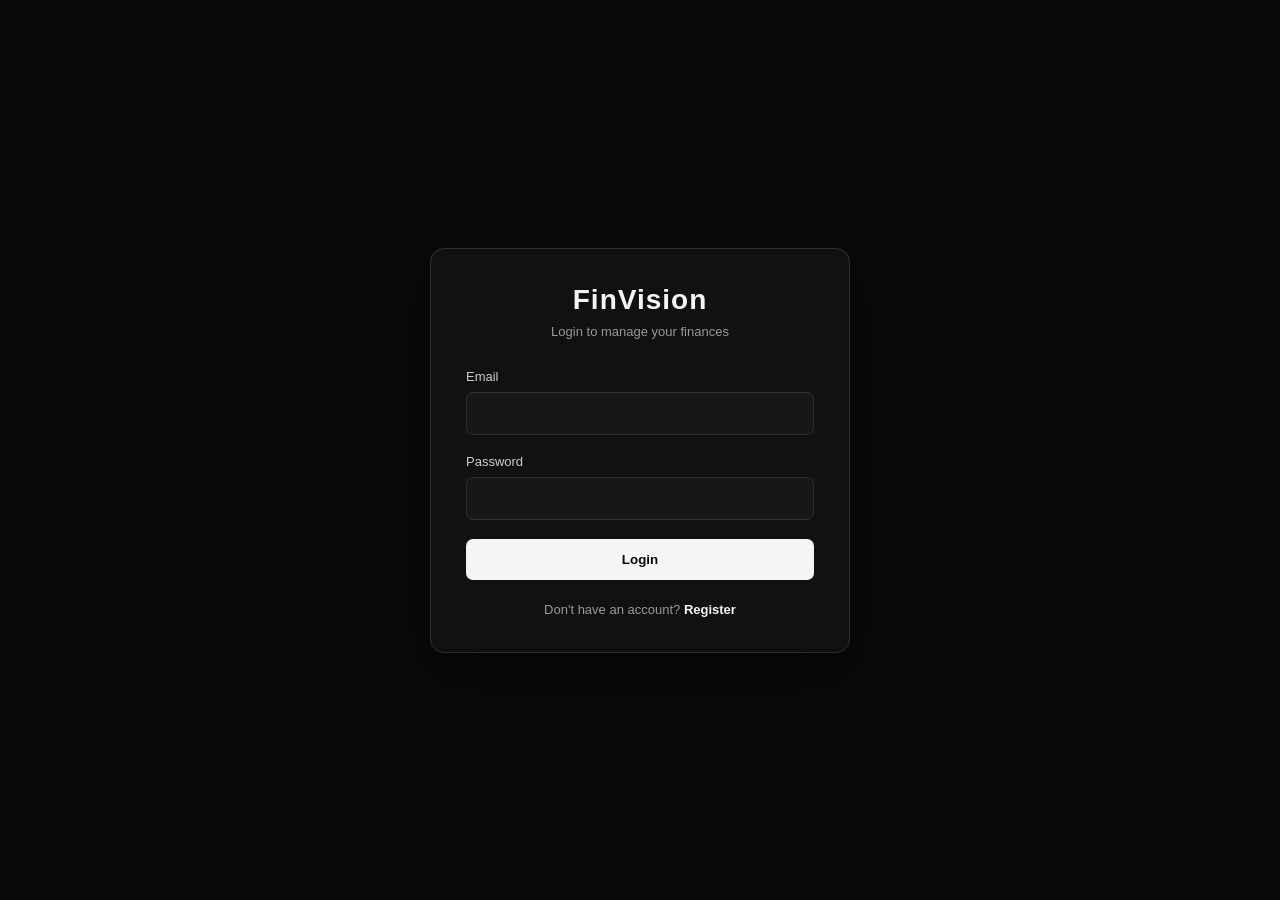
<file: frontend/budget-form.html>
<!DOCTYPE html>
<html lang="en">

<head>
    <meta charset="UTF-8">
    <meta name="viewport"
          content="width=device-width, initial-scale=1.0">

    <title>FinVision - Budget</title>

    <link rel="stylesheet" href="css/style.css">
</head>

<body>

<div class="dashboard">

    <aside class="sidebar">

        <h2>FinVision</h2>

        <nav>
            <a href="index.html">Dashboard</a>
            <a href="transactions.html">Transactions</a>
            <a href="budget.html">Budgets</a>
            <a href="reports.html">Reports</a>
            <a href="profile.html">Profile</a>
        </nav>

        <button id="logoutBtn">
            Logout
        </button>

    </aside>


    <main class="main-content">

        <header class="topbar">

            <div>
                <h1 id="formTitle">
                    Add Budget
                </h1>

                <p>
                    Set your monthly spending limit
                </p>
            </div>

        </header>


        <section class="transactions-card">

            <form id="budgetForm">

                <div class="form-group">

                    <label for="category">
                        Category
                    </label>

                    <select
                            id="category"
                            required
                    >
                        <option value="">
                            Select Category
                        </option>
                    </select>

                </div>


                <div class="form-group">

                    <label for="amount">
                        Budget Amount
                    </label>

                    <input
                            type="number"
                            id="amount"
                            min="0.01"
                            step="0.01"
                            required
                    >

                </div>


                <div class="form-group">

                    <label for="month">
                        Month
                    </label>

                    <input
                            type="month"
                            id="month"
                            required
                    >

                </div>


                <button
                        type="submit"
                        id="submitBtn"
                >
                    Save Budget
                </button>

                <button
                        type="button"
                        id="cancelBtn"
                >
                    Cancel
                </button>

                <p id="formMessage"></p>

            </form>

        </section>

    </main>

</div>

<script src="js/api.js"></script>
<script src="js/budget-form.js"></script>

</body>

</html>
</file>
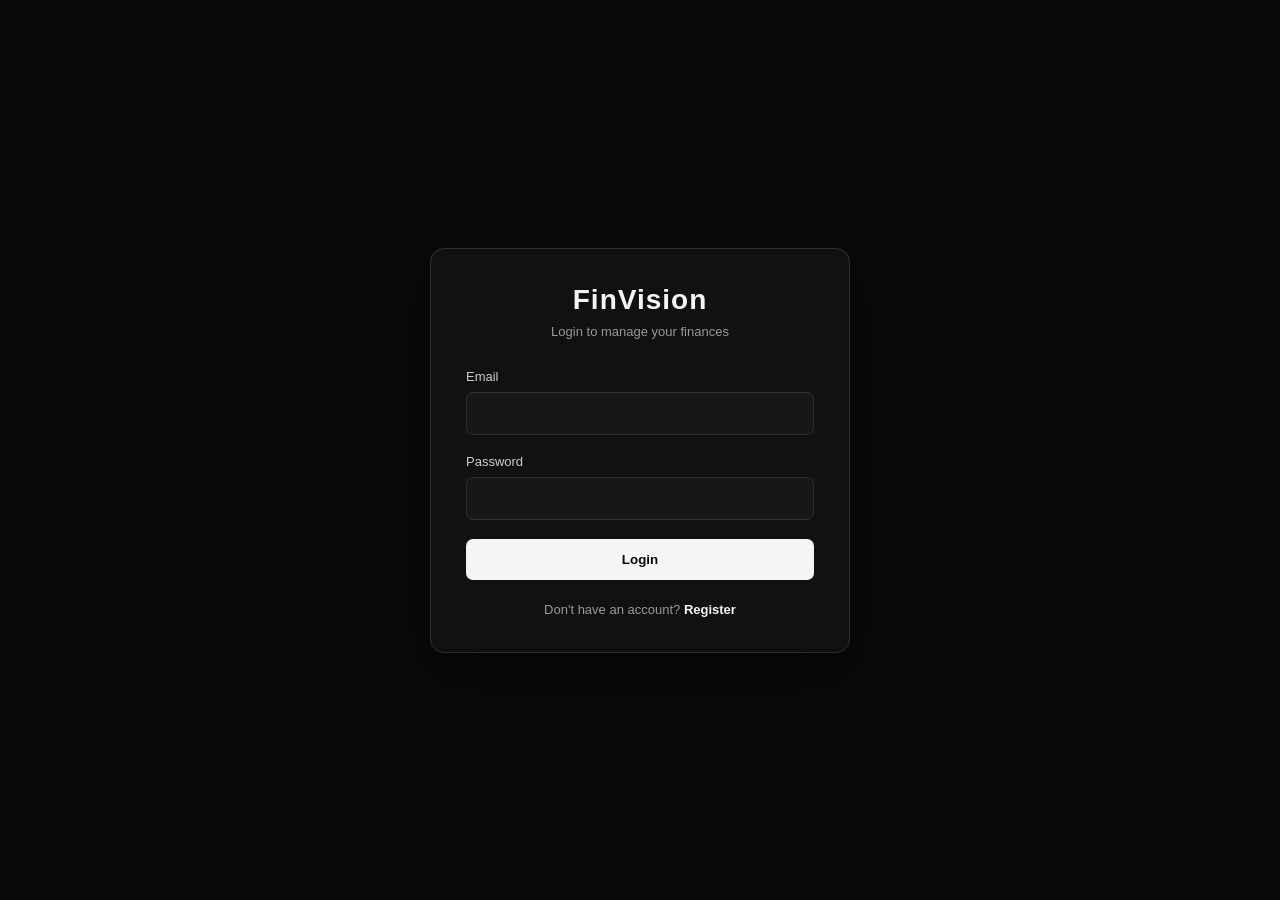
<file: frontend/budget.html>
<!DOCTYPE html>
<html lang="en">

<head>
    <meta charset="UTF-8">
    <meta name="viewport" content="width=device-width, initial-scale=1.0">

    <title>FinVision - Budgets</title>

    <link rel="stylesheet" href="css/style.css">
</head>

<body>

<div class="dashboard">

    <aside class="sidebar">

        <h2>FinVision</h2>

        <nav>
            <a href="index.html">Dashboard</a>
            <a href="transactions.html">Transactions</a>
            <a href="budget.html" class="active">Budgets</a>
            <a href="reports.html">Reports</a>
            <a href="profile.html">Profile</a>
        </nav>

        <button id="logoutBtn">
            Logout
        </button>

    </aside>


    <main class="main-content">

        <header class="topbar">

            <div>
                <h1>Budgets</h1>

                <p>
                    Track your monthly spending limits
                </p>
            </div>

            <button id="addBudgetBtn" type="button">
                Add Budget
            </button>

        </header>


        <section class="budget-grid"
                 id="budgetContainer">



        </section>


        <p id="budgetMessage"></p>

    </main>

</div>


<script src="js/api.js"></script>
<script src="js/budget.js"></script>

</body>

</html>
</file>
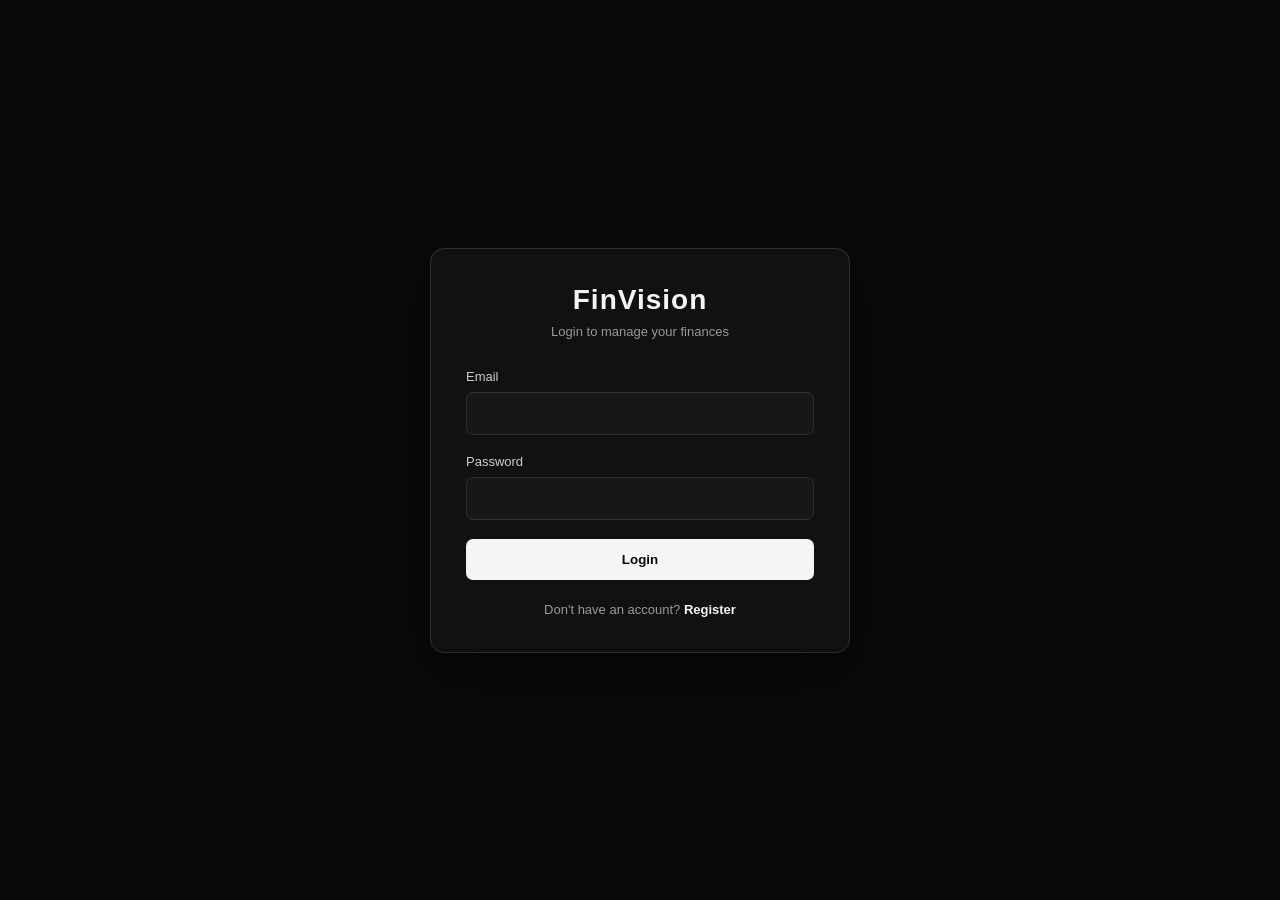
<file: frontend/login.html>
<!DOCTYPE html>
<html lang="en">

<head>
    <meta charset="UTF-8">
    <meta name="viewport" content="width=device-width, initial-scale=1.0">

    <title>FinVision - Login</title>

    <link rel="stylesheet" href="css/auth.css">
</head>

<body>

<div class="auth-container">

    <div class="auth-card">

        <h1>FinVision</h1>

        <p class="subtitle">
            Login to manage your finances
        </p>

        <form id="loginForm">

            <div class="form-group">

                <label for="email">
                    Email
                </label>

                <input
                        type="email"
                        id="email"
                        required
                >

            </div>

            <div class="form-group">

                <label for="password">
                    Password
                </label>

                <input
                        type="password"
                        id="password"
                        required
                >

            </div>

            <button type="submit">
                Login
            </button>

            <p id="errorMessage"></p>

        </form>

        <p class="switch-auth">
            Don't have an account?
            <a href="register.html">Register</a>
        </p>

    </div>

</div>

<script src="js/auth.js"></script>

</body>

</html>
</file>
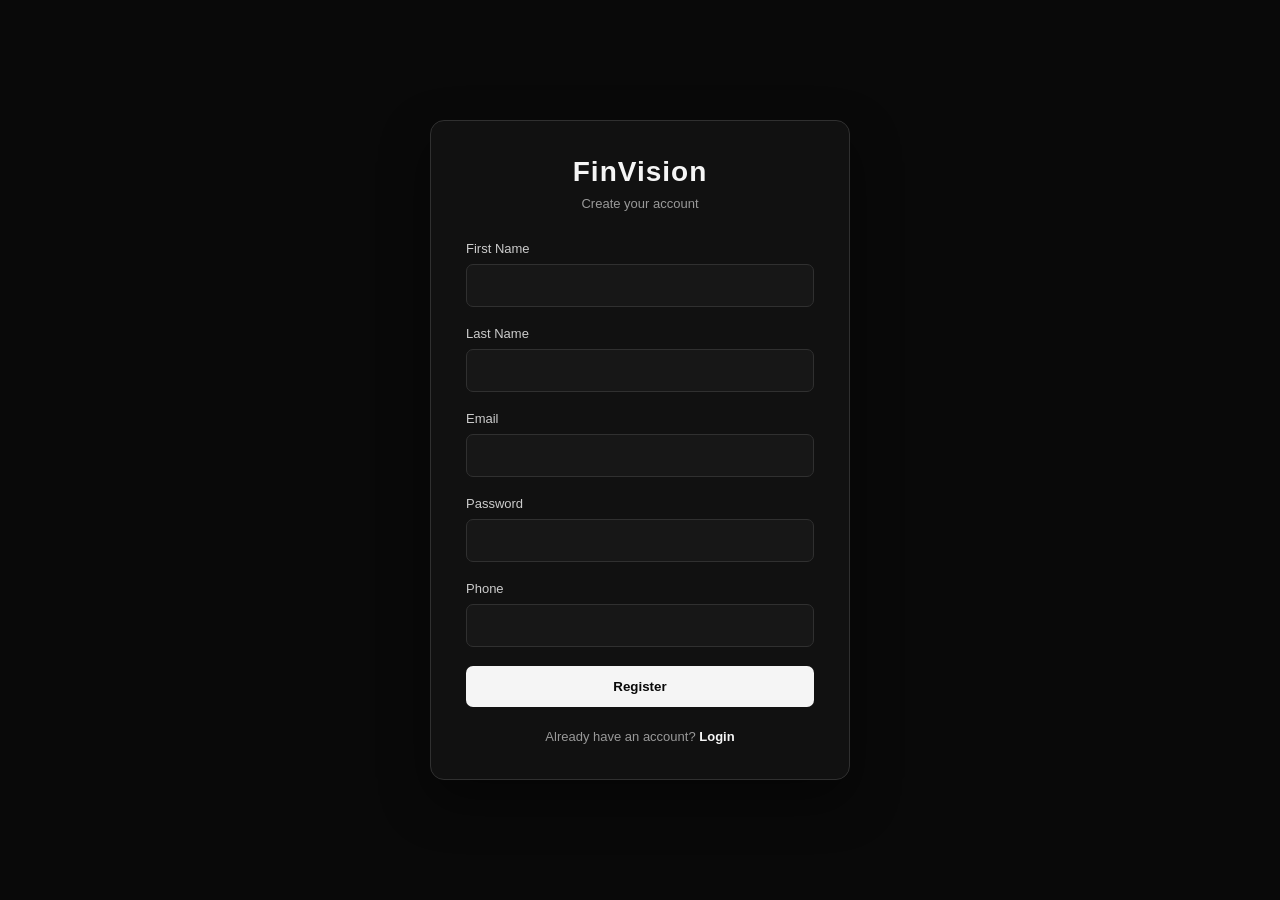
<file: frontend/register.html>
<!DOCTYPE html>
<html lang="en">

<head>

    <meta charset="UTF-8">

    <meta name="viewport"
          content="width=device-width, initial-scale=1.0">

    <title>FinVision - Register</title>

    <link rel="stylesheet" href="css/auth.css">

</head>

<body>

<div class="auth-container">

    <div class="auth-card">

        <h1>FinVision</h1>

        <p class="subtitle">
            Create your account
        </p>

        <form id="registerForm">

            <!-- First Name -->

            <div class="form-group">

                <label for="firstName">
                    First Name
                </label>

                <input
                        type="text"
                        id="firstName"
                        required
                >

            </div>


            <!-- Last Name -->

            <div class="form-group">

                <label for="lastName">
                    Last Name
                </label>

                <input
                        type="text"
                        id="lastName"
                        required
                >

            </div>


            <!-- Email -->

            <div class="form-group">

                <label for="email">
                    Email
                </label>

                <input
                        type="email"
                        id="email"
                        required
                >

            </div>


            <!-- Password -->

            <div class="form-group">

                <label for="password">
                    Password
                </label>

                <input
                        type="password"
                        id="password"
                        minlength="8"
                        required
                >

            </div>


            <!-- Phone -->

            <div class="form-group">

                <label for="phone">
                    Phone
                </label>

                <input
                        type="tel"
                        id="phone"
                >

            </div>


            <!-- Submit -->

            <button type="submit">
                Register
            </button>


            <!-- Error Message -->

            <p id="errorMessage"></p>

        </form>


        <p class="switch-auth">

            Already have an account?

            <a href="login.html">
                Login
            </a>

        </p>

    </div>

</div>


<script src="js/auth.js"></script>

</body>

</html>
</file>
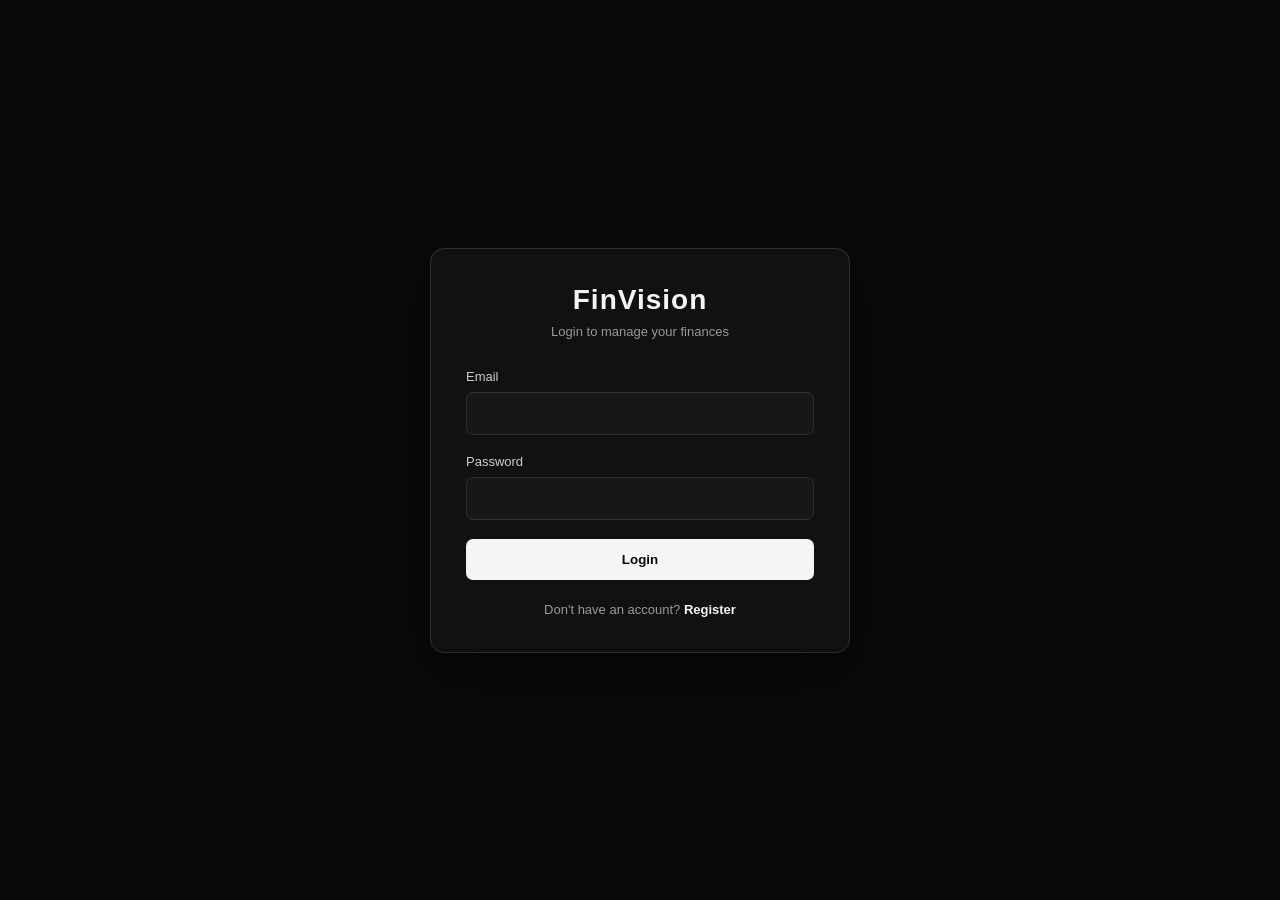
<file: frontend/transaction-form.html>
<!DOCTYPE html>
<html lang="en">

<head>
    <meta charset="UTF-8">
    <meta name="viewport" content="width=device-width, initial-scale=1.0">

    <title>FinVision - Add Transaction</title>

    <link rel="stylesheet" href="css/style.css">
</head>

<body>

<div class="dashboard">

    <aside class="sidebar">

        <h2>FinVision</h2>

        <nav>
            <a href="index.html">Dashboard</a>
            <a href="transactions.html">Transactions</a>
            <a href="budget.html">Budgets</a>
            <a href="reports.html">Reports</a>
            <a href="profile.html">Profile</a>
        </nav>

        <button id="logoutBtn">Logout</button>

    </aside>


    <main class="main-content">

        <header class="topbar">

            <div>
                <h1 id="formTitle">
                    Add Transaction
                </h1>

                <p>
                    Record your income or expense
                </p>
            </div>

        </header>


        <section class="transactions-card">

            <form id="transactionForm">

                <div class="form-group">

                    <label for="title">
                        Title
                    </label>

                    <input
                            type="text"
                            id="title"
                            required
                    >

                </div>


                <div class="form-group">

                    <label for="description">
                        Description
                    </label>

                    <textarea
                            id="description"
                            rows="4"
                    ></textarea>

                </div>


                <div class="form-group">

                    <label for="amount">
                        Amount
                    </label>

                    <input
                            type="number"
                            id="amount"
                            min="0.01"
                            step="0.01"
                            required
                    >

                </div>


                <div class="form-group">

                    <label for="category">
                        Category
                    </label>

                    <select
                            id="category"
                            required
                    >
                        <option value="">
                            Select Category
                        </option>
                    </select>

                </div>


                <div class="form-group">

                    <label for="transactionDate">
                        Date
                    </label>

                    <input
                            type="date"
                            id="transactionDate"
                            required
                    >

                </div>


                <button type="submit" id="submitBtn">
                    Save Transaction
                </button>

                <button
                        type="button"
                        id="cancelBtn"
                >
                    Cancel
                </button>

                <p id="formMessage"></p>

            </form>

        </section>

    </main>

</div>

<script src="js/api.js"></script>
<script src="js/transaction-form.js"></script>

</body>

</html>
</file>
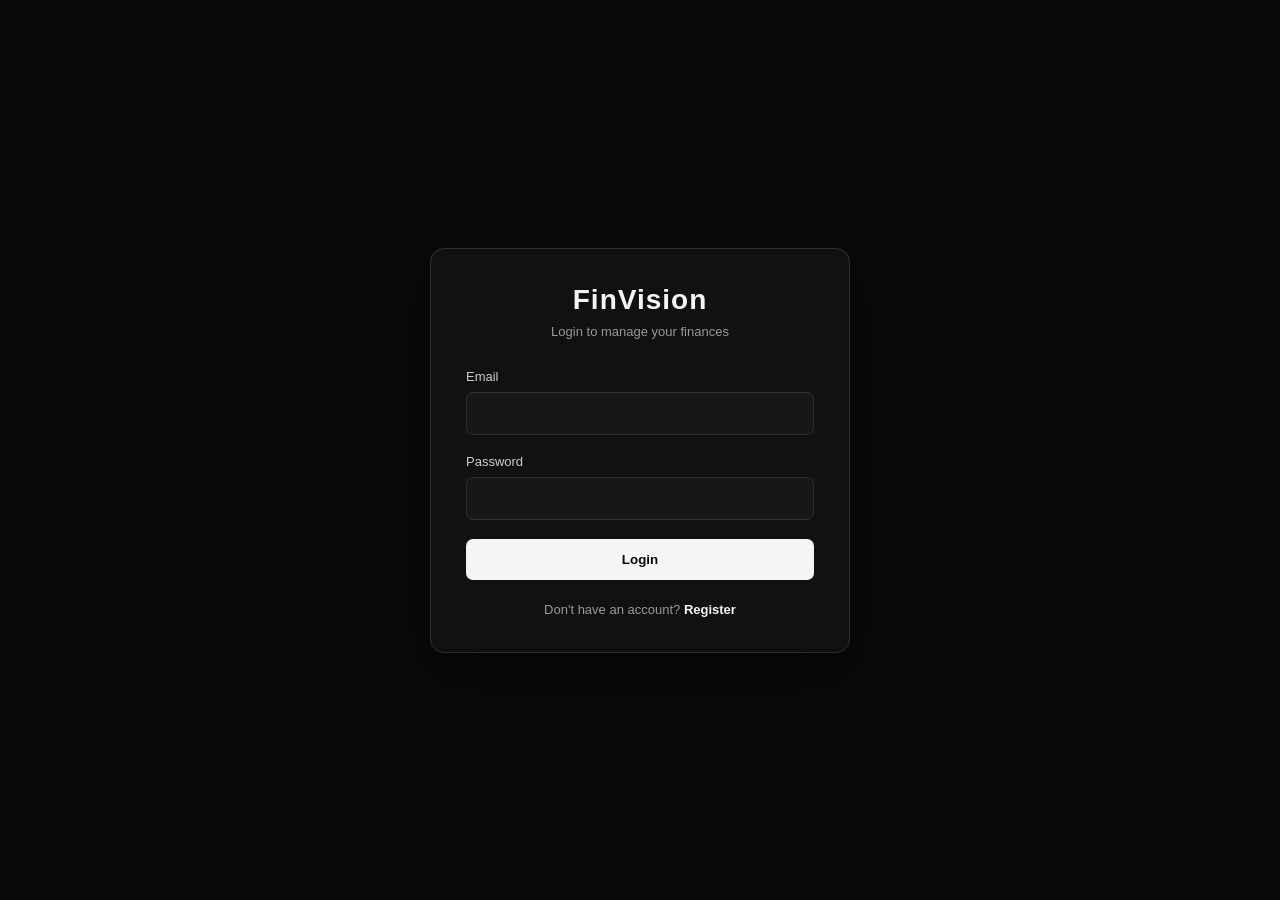
<file: frontend/transactions.html>
<!DOCTYPE html>
<html lang="en">

<head>
    <meta charset="UTF-8">
    <meta name="viewport" content="width=device-width, initial-scale=1.0">

    <title>FinVision - Transactions</title>

    <link rel="stylesheet" href="css/style.css">
</head>

<body>

<div class="dashboard">

    <aside class="sidebar">

        <h2>FinVision</h2>

        <nav>
            <a href="index.html">Dashboard</a>
            <a href="transactions.html" class="active">Transactions</a>
            <a href="budget.html">Budgets</a>
            <a href="reports.html">Reports</a>
            <a href="profile.html">Profile</a>
        </nav>

        <button id="logoutBtn">Logout</button>

    </aside>


    <main class="main-content">

        <header class="topbar">

            <div>
                <h1>Transactions</h1>
                <p>Manage your income and expenses</p>
            </div>

            <button id="addTransactionBtn">
                Add Transaction
            </button>

        </header>


        <!-- Filters -->

        <section class="transactions-card">

            <div class="filters">

                <input
                        type="text"
                        id="searchInput"
                        placeholder="Search transactions..."
                >


                <select id="categoryFilter">

                    <option value="">
                        All Categories
                    </option>

                </select>


                <input
                        type="date"
                        id="fromDate"
                        title="From Date"
                >


                <input
                        type="date"
                        id="toDate"
                        title="To Date"
                >


                <button id="filterBtn">
                    Filter
                </button>


                <button
                        id="clearFilterBtn"
                        type="button"
                >
                    Clear
                </button>

            </div>

            <!-- Transaction Table -->

            <table>

                <thead>

                <tr>
                    <th>Title</th>
                    <th>Category</th>
                    <th>Amount</th>
                    <th>Date</th>
                    <th>Action</th>
                </tr>

                </thead>

                <tbody id="transactionTableBody">
                </tbody>

            </table>


            <!-- Pagination -->

            <div class="pagination">

                <button id="previousBtn">
                    Previous
                </button>

                <span id="pageInfo">
                    Page 1
                </span>

                <button id="nextBtn">
                    Next
                </button>

            </div>

        </section>

    </main>

</div>

<script src="js/api.js"></script>
<script src="js/transactions.js"></script>

<script>
    document
        .getElementById("addTransactionBtn")
        .addEventListener("click", () => {

            window.location.href =
                "transaction-form.html";

        });
</script>

</body>

</html>
</file>
<file: frontend/css/style.css>
* {
    margin: 0;
    padding: 0;
    box-sizing: border-box;
}

:root {
    --black: #0a0a0a;
    --dark: #111111;
    --charcoal: #181818;
    --gray: #242424;
    --border: #303030;
    --white: #f5f5f5;
    --muted: #9a9a9a;
    --soft: #d6d6d6;
}

body {
    font-family: Arial, Helvetica, sans-serif;
    background: var(--black);
    color: var(--white);
    min-height: 100vh;
}

/* =========================
   MAIN LAYOUT
========================= */

.dashboard {
    display: flex;
    min-height: 100vh;
}

/* =========================
   SIDEBAR
========================= */

.sidebar {
    width: 240px;
    min-height: 100vh;

    background: var(--dark);

    border-right: 1px solid var(--border);

    padding: 28px 18px;

    display: flex;
    flex-direction: column;

    position: fixed;
    left: 0;
    top: 0;
    bottom: 0;
}

.sidebar h2 {
    font-size: 24px;
    letter-spacing: 1px;

    padding: 0 12px;
    margin-bottom: 42px;
}

.sidebar nav {
    display: flex;
    flex-direction: column;
    gap: 6px;
}

.sidebar nav a {
    color: var(--muted);

    text-decoration: none;

    padding: 13px 14px;

    border-radius: 8px;

    font-size: 14px;

    transition: 0.2s ease;
}

.sidebar nav a:hover {
    background: var(--gray);
    color: var(--white);
}

.sidebar nav a.active {
    background: var(--white);
    color: var(--black);
}

#logoutBtn {
    margin-top: auto;

    width: 100%;

    padding: 12px;

    background: transparent;

    color: var(--muted);

    border: 1px solid var(--border);

    border-radius: 8px;

    cursor: pointer;

    transition: 0.2s ease;
}

#logoutBtn:hover {
    background: var(--gray);
    color: var(--white);
}

/* =========================
   MAIN CONTENT
========================= */

.main-content {
    margin-left: 240px;

    width: calc(100% - 240px);

    padding: 35px;
}

/* =========================
   TOPBAR
========================= */

.topbar {
    display: flex;

    align-items: center;

    justify-content: space-between;

    margin-bottom: 30px;
}

.topbar h1 {
    font-size: 28px;
    margin-bottom: 7px;
}

.topbar p {
    color: var(--muted);
    font-size: 14px;
}

/* =========================
   BUTTONS
========================= */

button {
    font-family: inherit;

    background: var(--white);
    color: var(--black);

    border: none;

    border-radius: 7px;

    padding: 11px 17px;

    font-weight: 600;

    cursor: pointer;

    transition: 0.2s ease;
}

button:hover {
    background: #d8d8d8;
}

button:disabled {
    opacity: 0.35;
    cursor: not-allowed;
}

/* =========================
   SUMMARY CARDS
========================= */

.summary-cards {
    display: grid;

    grid-template-columns:
        repeat(4, minmax(0, 1fr));

    gap: 18px;
}

.card {
    background: var(--dark);

    border: 1px solid var(--border);

    border-radius: 12px;

    padding: 23px;

    transition: 0.2s ease;
}

.card:hover {
    border-color: #4a4a4a;
    transform: translateY(-2px);
}

.card h3 {
    color: var(--muted);

    font-size: 13px;

    font-weight: normal;

    margin-bottom: 15px;
}

.card p {
    font-size: 25px;

    font-weight: 700;

    color: var(--white);
}

/* =========================
   CHARTS
========================= */

.charts {
    display: grid;

    grid-template-columns: 1fr 1fr;

    gap: 18px;

    margin-top: 18px;
}

.chart-card {
    background: var(--dark);

    border: 1px solid var(--border);

    border-radius: 12px;

    padding: 24px;

    min-height: 350px;
}

.chart-card h2 {
    font-size: 16px;

    margin-bottom: 22px;
}

/* =========================
   TRANSACTIONS
========================= */

.transactions-card {
    background: var(--dark);

    border: 1px solid var(--border);

    border-radius: 12px;

    padding: 24px;

    margin-top: 18px;

    overflow-x: auto;
}

.section-header {
    display: flex;

    justify-content: space-between;

    align-items: center;

    margin-bottom: 20px;
}

.section-header h2 {
    font-size: 17px;
}

.section-header a {
    color: var(--muted);

    text-decoration: none;

    font-size: 13px;
}

.section-header a:hover {
    color: var(--white);
}

/* =========================
   TABLE
========================= */

table {
    width: 100%;

    border-collapse: collapse;

    min-width: 650px;
}

th {
    color: var(--muted);

    font-size: 12px;

    font-weight: 500;

    text-align: left;

    padding: 13px 10px;

    border-bottom: 1px solid var(--border);
}

td {
    color: var(--soft);

    font-size: 13px;

    padding: 15px 10px;

    border-bottom: 1px solid #222;
}

tr:hover td {
    background: #151515;
}

/* =========================
   FILTERS
========================= */

.filters {
    display: flex;

    gap: 10px;

    margin-bottom: 22px;

    flex-wrap: wrap;
}

.filters input,
.filters select {
    background: #151515;

    color: var(--white);

    border: 1px solid var(--border);

    border-radius: 7px;

    padding: 11px 12px;

    outline: none;
}

.filters input {
    min-width: 230px;
}

.filters input:focus,
.filters select:focus {
    border-color: #666;
}

/* =========================
   FORMS
========================= */

.form-group {
    margin-bottom: 20px;
}

.form-group label {
    display: block;

    margin-bottom: 8px;

    color: var(--soft);

    font-size: 13px;
}

.form-group input,
.form-group textarea,
.form-group select {
    width: 100%;

    background: #151515;

    color: var(--white);

    border: 1px solid var(--border);

    border-radius: 7px;

    padding: 12px;

    outline: none;

    font-family: inherit;
}

.form-group input:focus,
.form-group textarea:focus,
.form-group select:focus {
    border-color: #666;
}

.form-group textarea {
    resize: vertical;
}

/* =========================
   PAGINATION
========================= */

.pagination {
    display: flex;

    justify-content: center;

    align-items: center;

    gap: 15px;

    margin-top: 22px;
}

.pagination span {
    color: var(--muted);

    font-size: 13px;
}

/* =========================
   MOBILE
========================= */

@media (max-width: 900px) {

    .sidebar {
        width: 190px;
    }

    .main-content {
        margin-left: 190px;

        width: calc(100% - 190px);

        padding: 25px;
    }

    .summary-cards {
        grid-template-columns:
            repeat(2, 1fr);
    }

    .charts {
        grid-template-columns: 1fr;
    }
}


/* =========================
   SMALL MOBILE
========================= */

@media (max-width: 650px) {

    .dashboard {
        display: block;
    }

    .sidebar {
        position: relative;

        width: 100%;

        min-height: auto;

        padding: 15px;

        border-right: none;

        border-bottom: 1px solid var(--border);
    }

    .sidebar h2 {
        margin-bottom: 15px;

        padding: 0;
    }

    .sidebar nav {
        display: grid;

        grid-template-columns:
            repeat(2, 1fr);

        gap: 5px;
    }

    .sidebar nav a {
        padding: 10px;

        text-align: center;
    }

    #logoutBtn {
        margin-top: 12px;
    }

    .main-content {
        margin-left: 0;

        width: 100%;

        padding: 18px;
    }

    .topbar {
        align-items: flex-start;

        gap: 15px;

        flex-direction: column;
    }

    .topbar h1 {
        font-size: 23px;
    }

    .summary-cards {
        grid-template-columns: 1fr;
    }

    .card p {
        font-size: 22px;
    }

    .charts {
        grid-template-columns: 1fr;
    }

    .chart-card {
        min-height: 280px;

        padding: 18px;
    }

    .transactions-card {
        padding: 17px;
    }

    .filters {
        flex-direction: column;
    }

    .filters input,
    .filters select,
    .filters button {
        width: 100%;
    }
}


/* =========================
   VERY SMALL DEVICES
========================= */

@media (max-width: 400px) {

    .main-content {
        padding: 13px;
    }

    .sidebar nav {
        grid-template-columns: 1fr;
    }

    .card {
        padding: 18px;
    }

    .topbar h1 {
        font-size: 21px;
    }
}

/* =========================
   BUDGETS
========================= */

.budget-grid {
    display: grid;

    grid-template-columns:
        repeat(auto-fit, minmax(280px, 1fr));

    gap: 18px;

    margin-top: 18px;
}

.budget-card {
    background: var(--dark);

    border: 1px solid var(--border);

    border-radius: 12px;

    padding: 22px;

    transition: 0.2s ease;
}

.budget-card:hover {
    border-color: #4a4a4a;

    transform: translateY(-2px);
}


/* =========================
   BUDGET HEADER
========================= */

.budget-header {
    display: flex;

    justify-content: space-between;

    align-items: flex-start;

    gap: 15px;
}

.budget-header h3 {
    color: var(--white);

    font-size: 17px;

    margin: 0 0 6px 0;
}

.budget-header p {
    color: var(--muted);

    font-size: 13px;

    margin: 0;
}


/* =========================
   BUDGET STATUS
========================= */

.budget-status {
    color: var(--soft);

    font-size: 12px;

    font-weight: 600;

    white-space: nowrap;

    padding: 6px 9px;

    border: 1px solid var(--border);

    border-radius: 6px;
}


/* =========================
   BUDGET AMOUNT
========================= */

.budget-amount {
    margin-top: 24px;
}

.budget-amount span,
.budget-details span {
    display: block;

    color: var(--muted);

    font-size: 12px;

    margin-bottom: 6px;
}

.budget-amount strong {
    display: block;

    color: var(--white);

    font-size: 25px;
}


/* =========================
   SPENT / REMAINING
========================= */

.budget-details {
    display: grid;

    grid-template-columns: 1fr 1fr;

    gap: 15px;

    margin-top: 22px;
}

.budget-details strong {
    color: var(--soft);

    font-size: 15px;
}


/* =========================
   PROGRESS BAR
========================= */

.progress-container {
    width: 100%;

    height: 8px;

    margin-top: 22px;

    background: var(--gray);

    border-radius: 10px;

    overflow: hidden;
}

.progress-bar {
    height: 100%;

    background: var(--white);

    border-radius: 10px;

    transition: width 0.3s ease;
}


/* =========================
   UTILIZATION
========================= */

.utilization {
    color: var(--muted);

    font-size: 12px;

    margin-top: 8px;
}


/* =========================
   ACTION BUTTONS
========================= */

.budget-actions {
    display: flex;

    gap: 10px;

    margin-top: 22px;
}

.budget-actions button {
    flex: 1;

    padding: 9px 12px;

    font-size: 12px;
}

.budget-actions button:last-child {
    background: transparent;

    color: var(--soft);

    border: 1px solid var(--border);
}

.budget-actions button:last-child:hover {
    background: var(--gray);

    color: var(--white);
}


/* =========================
   EMPTY STATE
========================= */

.empty-state {
    grid-column: 1 / -1;

    background: var(--dark);

    border: 1px solid var(--border);

    border-radius: 12px;

    padding: 45px 20px;

    text-align: center;
}

.empty-state h3 {
    color: var(--white);

    font-size: 17px;

    margin-bottom: 8px;
}

.empty-state p {
    color: var(--muted);

    font-size: 13px;
}


/* =========================
   MESSAGES
========================= */

#budgetMessage {
    margin-top: 18px;

    font-size: 13px;
}

.success-message {
    color: var(--soft);
}

.error-message {
    color: #ff7777;
}


/* =========================
   BUDGET MOBILE
========================= */

@media (max-width: 650px) {

    .budget-grid {
        grid-template-columns: 1fr;

        gap: 15px;
    }

    .budget-card {
        padding: 18px;
    }

    .budget-header {
        flex-direction: column;
    }

    .budget-status {
        align-self: flex-start;
    }

}


/* =========================
   REPORT FILTER
========================= */

.report-filter {
    display: flex;

    align-items: flex-end;

    gap: 15px;

    flex-wrap: wrap;

    background: var(--dark);

    border: 1px solid var(--border);

    border-radius: 12px;

    padding: 24px;

    margin-top: 18px;
}

.report-filter .form-group {
    margin-bottom: 0;

    min-width: 200px;
}

.report-filter button {
    white-space: nowrap;
}


/* =========================
   REPORT SUMMARY
========================= */

.report-summary {
    display: grid;

    grid-template-columns:
        repeat(4, minmax(0, 1fr));

    gap: 18px;

    margin-top: 18px;
}

.report-summary-card {
    background: var(--dark);

    border: 1px solid var(--border);

    border-radius: 12px;

    padding: 23px;

    transition: 0.2s ease;
}

.report-summary-card:hover {
    border-color: #4a4a4a;

    transform: translateY(-2px);
}

.report-summary-card span {
    display: block;

    color: var(--muted);

    font-size: 13px;

    margin-bottom: 15px;
}

.report-summary-card h2 {
    color: var(--white);

    font-size: 25px;

    margin: 0;
}


/* =========================
   REPORT PERIOD
========================= */

.report-period {
    background: var(--dark);

    border: 1px solid var(--border);

    border-radius: 12px;

    padding: 24px;

    margin-top: 18px;
}

.report-period h3 {
    color: var(--white);

    font-size: 16px;

    margin-bottom: 10px;
}

.report-period p {
    color: var(--muted);

    font-size: 13px;

    margin: 0;
}


/* =========================
   REPORT MESSAGE
========================= */

#reportMessage {
    margin-top: 15px;

    font-size: 13px;
}

#reportMessage.success-message {
    color: var(--soft);
}

#reportMessage.error-message {
    color: #ff7777;
}


/* =========================
   REPORT MOBILE
========================= */

@media (max-width: 900px) {

    .report-summary {
        grid-template-columns:
            repeat(2, minmax(0, 1fr));
    }

}


@media (max-width: 650px) {

    .report-filter {
        flex-direction: column;

        align-items: stretch;

        padding: 18px;
    }

    .report-filter .form-group {
        width: 100%;

        min-width: 0;
    }

    .report-filter button {
        width: 100%;
    }

    .report-summary {
        grid-template-columns: 1fr;

        gap: 15px;
    }

    .report-summary-card {
        padding: 18px;
    }

    .report-summary-card h2 {
        font-size: 22px;
    }

    .report-period {
        padding: 18px;
    }

    .report-chart-card {
        margin-top: 25px;
        padding: 20px;
        border-radius: 12px;
        background: #fff;
    }

    .chart-container {
        position: relative;
        width: 100%;
        max-width: 600px;
        height: 400px;
        margin: 20px auto;
    }


     .report-transactions {
         margin-top: 25px;
         padding: 20px;
         border-radius: 12px;
         background: #fff;
     }

     .table-container {
         width: 100%;
         overflow-x: auto;
         margin-top: 15px;
     }

     .report-transactions table {
         width: 100%;
         border-collapse: collapse;
     }

     .report-transactions th,
     .report-transactions td {
         padding: 12px;
         text-align: left;
         border-bottom: 1px solid #eee;
     }

     .report-transactions th {
         font-weight: 600;
     }
}

.chart-card canvas {
    width: 100% !important;
    height: 280px !important;
}
</file>
<file: frontend/css/auth.css>
* {
    margin: 0;
    padding: 0;
    box-sizing: border-box;
}

:root {
    --black: #090909;
    --dark: #111111;
    --border: #303030;
    --white: #f5f5f5;
    --muted: #999999;
}

body {
    min-height: 100vh;

    display: flex;

    align-items: center;

    justify-content: center;

    background: var(--black);

    color: var(--white);

    font-family: Arial, Helvetica, sans-serif;

    padding: 20px;
}

.auth-container {
    width: 100%;

    max-width: 420px;
}

.auth-card {
    background: var(--dark);

    border: 1px solid var(--border);

    border-radius: 14px;

    padding: 35px;

    box-shadow:
        0 20px 50px rgba(0, 0, 0, 0.45);
}

.auth-card h1 {
    text-align: center;

    font-size: 28px;

    letter-spacing: 1px;

    margin-bottom: 8px;
}

.subtitle {
    text-align: center;

    color: var(--muted);

    font-size: 13px;

    margin-bottom: 30px;
}

.form-group {
    margin-bottom: 19px;
}

.form-group label {
    display: block;

    font-size: 13px;

    color: #cccccc;

    margin-bottom: 8px;
}

.form-group input {
    width: 100%;

    padding: 13px;

    background: #171717;

    color: var(--white);

    border: 1px solid var(--border);

    border-radius: 7px;

    outline: none;
}

.form-group input:focus {
    border-color: #666;
}

.auth-card button {
    width: 100%;

    padding: 13px;

    background: var(--white);

    color: var(--black);

    border: none;

    border-radius: 7px;

    font-weight: 600;

    cursor: pointer;
}

.auth-card button:hover {
    background: #d8d8d8;
}

.switch-auth {
    text-align: center;

    color: var(--muted);

    font-size: 13px;

    margin-top: 22px;
}

.switch-auth a {
    color: var(--white);

    text-decoration: none;

    font-weight: 600;
}

#errorMessage {
    color: #cfcfcf;

    font-size: 13px;

    text-align: center;

    margin-top: 12px;
}

@media (max-width: 480px) {

    body {
        padding: 14px;
    }

    .auth-card {
        padding: 25px 20px;
    }

    .auth-card h1 {
        font-size: 24px;
    }
}
</file>
